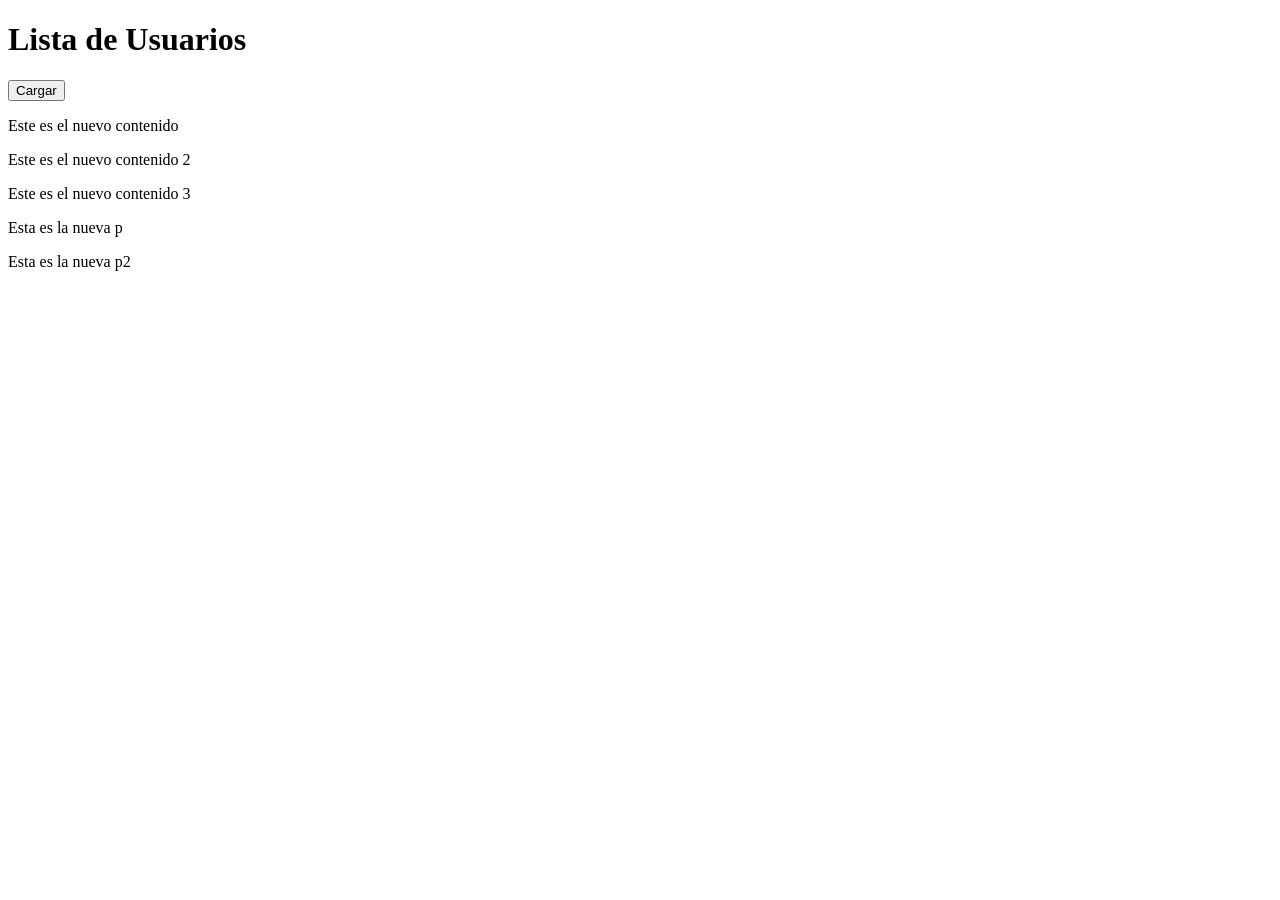
<file: Ejercicios/16102026/index.html>
<!DOCTYPE html>
<html lang="en">

<head>
    <meta charset="UTF-8">
    <meta name="viewport" content="width=device-width, initial-scale=1.0">
    <title>Document</title>
</head>

<body>
    <h1>Lista de Usuarios</h1>
    <ul id="lista-usuarios">
    </ul>
    <button id="bntcargar">Cargar</button>


    <div id="primerdiv">
        <p id="pid">Lorem ipsum dolor sit amet consectetur, adipisicing elit. Illum aspernatur sunt, omnis aliquam a
            neque sed eaque adipisci molestias at doloribus ullam! Eos, assumenda est voluptatem consequatur amet dolor
            delectus?</p>
        <p class="pclase">Lorem ipsum, dolor sit amet consectetur adipisicing elit. Quo dolor perferendis iusto vel
            natus atque aut at molestias eaque ad reiciendis, ex a cumque itaque maiores pariatur deleniti ipsam magnam!
        </p>
        <p>Lorem ipsum dolor sit amet consectetur adipisicing elit. Itaque deleniti iste corrupti aperiam, blanditiis
            incidunt et eius ex. Repudiandae expedita omnis fuga quod voluptas porro voluptatum nobis ea at natus.</p>
    </div>
    <script type="module" src="main.js"></script>
</body>

</html>
</file>
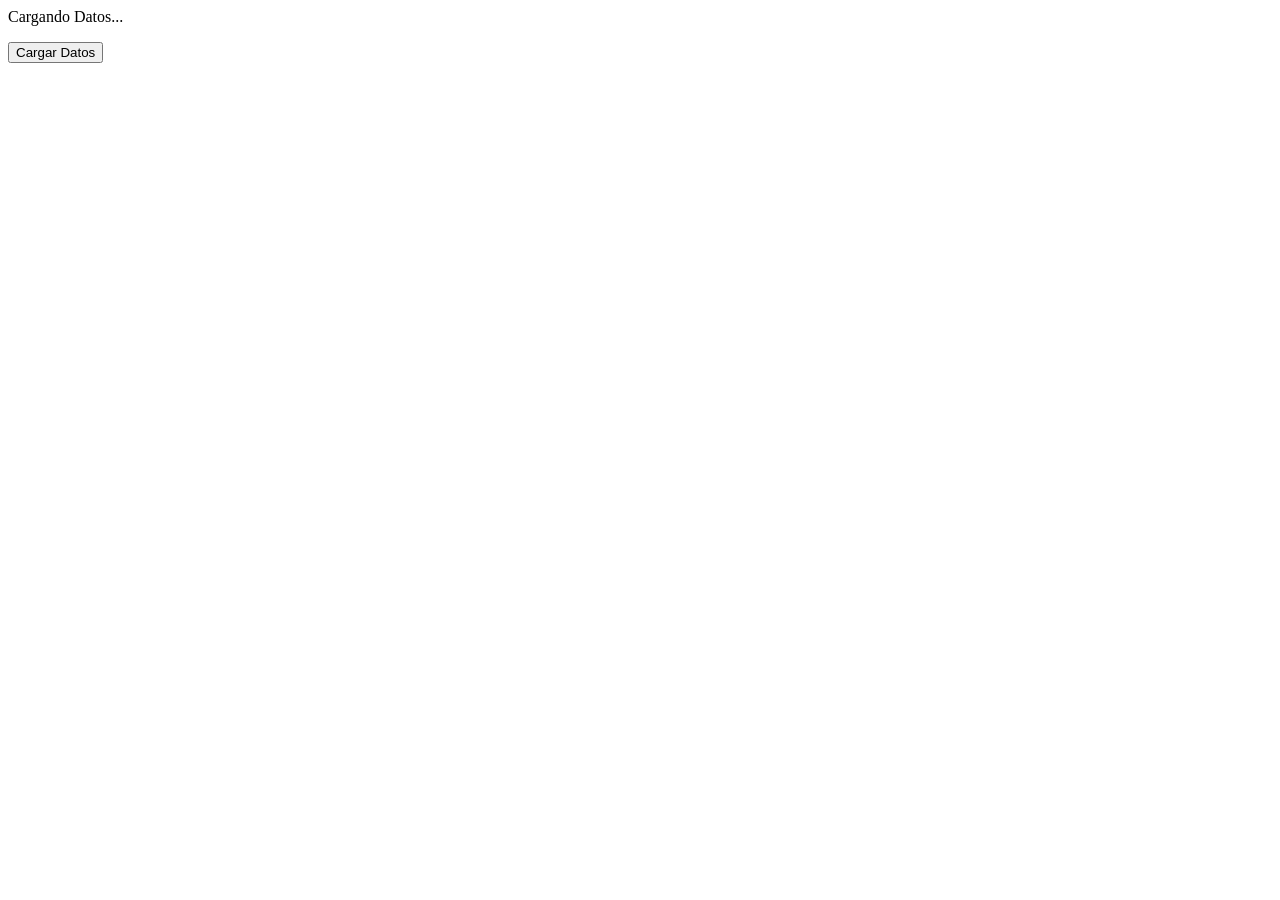
<file: Ejercicios/22102026/index.html>
<!DOCTYPE html>
<html lang="en">

<head>
    <meta charset="UTF-8">
    <meta name="viewport" content="width=device-width, initial-scale=1.0">
    <title>Document</title>
</head>

<body>

    <section id="sectionDatos">Cargando Datos...</section>

    <button id="btnCargar">Cargar Datos</button>

    <script type="module" src="main.js"></script>
</body>
</html>
</file>
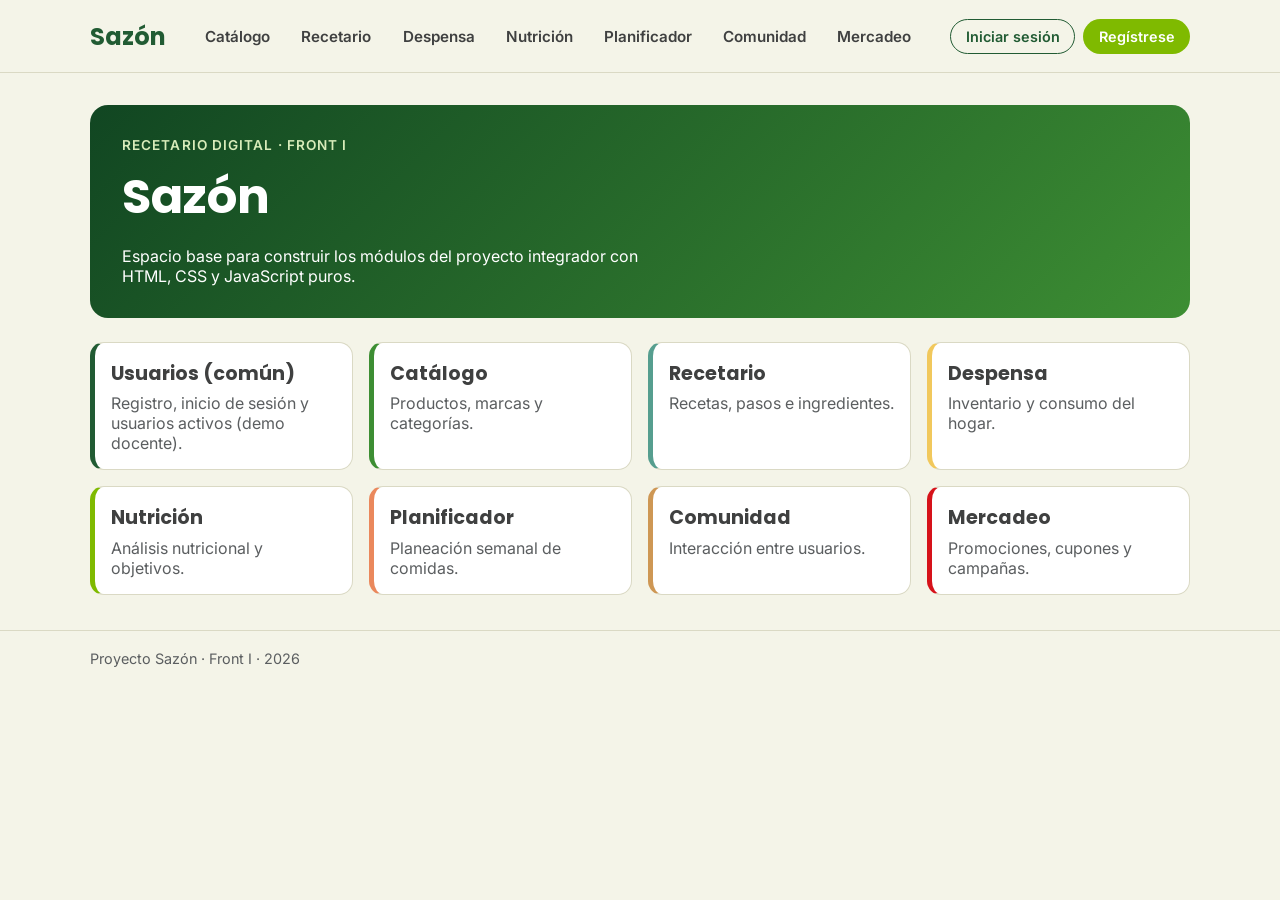
<file: Ejercicios/23102026/Repositorio-web-1-nutresa-noel-novaventa/index.html>
<!doctype html>
<html lang="es">
<head>
  <meta charset="utf-8">
  <meta name="viewport" content="width=device-width, initial-scale=1">
  <title>Sazón · Home</title>
  <link rel="stylesheet" href="assets/css/sazon.css">
</head>
<body>
  <header data-layout="header"></header>

  <main class="contenedor" id="contenido-principal">
    <section class="hero">
      <p class="hero-etiqueta">Recetario digital · Front I</p>
      <h1>Sazón</h1>
      <p class="hero-texto">
        Espacio base para construir los módulos del proyecto integrador con HTML, CSS y JavaScript puros.
      </p>
    </section>

    <section class="modulos-grid" aria-label="Acceso a módulos">
      <a class="tarjeta-modulo tarjeta-usuarios" href="modulos/usuarios/index.html">
        <h2>Usuarios (común)</h2>
        <p>Registro, inicio de sesión y usuarios activos (demo docente).</p>
      </a>
      <a class="tarjeta-modulo tarjeta-catalogo" href="modulos/catalogo/index.html">
        <h2>Catálogo</h2>
        <p>Productos, marcas y categorías.</p>
      </a>
      <a class="tarjeta-modulo tarjeta-recetario" href="modulos/recetario/index.html">
        <h2>Recetario</h2>
        <p>Recetas, pasos e ingredientes.</p>
      </a>
      <a class="tarjeta-modulo tarjeta-despensa" href="modulos/despensa/index.html">
        <h2>Despensa</h2>
        <p>Inventario y consumo del hogar.</p>
      </a>
      <a class="tarjeta-modulo tarjeta-nutricion" href="modulos/nutricion/index.html">
        <h2>Nutrición</h2>
        <p>Análisis nutricional y objetivos.</p>
      </a>
      <a class="tarjeta-modulo tarjeta-planificador" href="modulos/planificador/index.html">
        <h2>Planificador</h2>
        <p>Planeación semanal de comidas.</p>
      </a>
      <a class="tarjeta-modulo tarjeta-comunidad" href="modulos/comunidad/index.html">
        <h2>Comunidad</h2>
        <p>Interacción entre usuarios.</p>
      </a>
      <a class="tarjeta-modulo tarjeta-mercadeo" href="modulos/mercadeo/index.html">
        <h2>Mercadeo</h2>
        <p>Promociones, cupones y campañas.</p>
      </a>
    </section>
  </main>

  <footer data-layout="footer"></footer>

  <script src="services/api.config.js"></script>
  <script src="data/usuario.js"></script>
  <script src="data/productos.js"></script>
  <script src="data/recetas.js"></script>
  <script src="data/modulos.js"></script>
  <script src="assets/js/layout.js"></script>
</body>
</html>
</file>
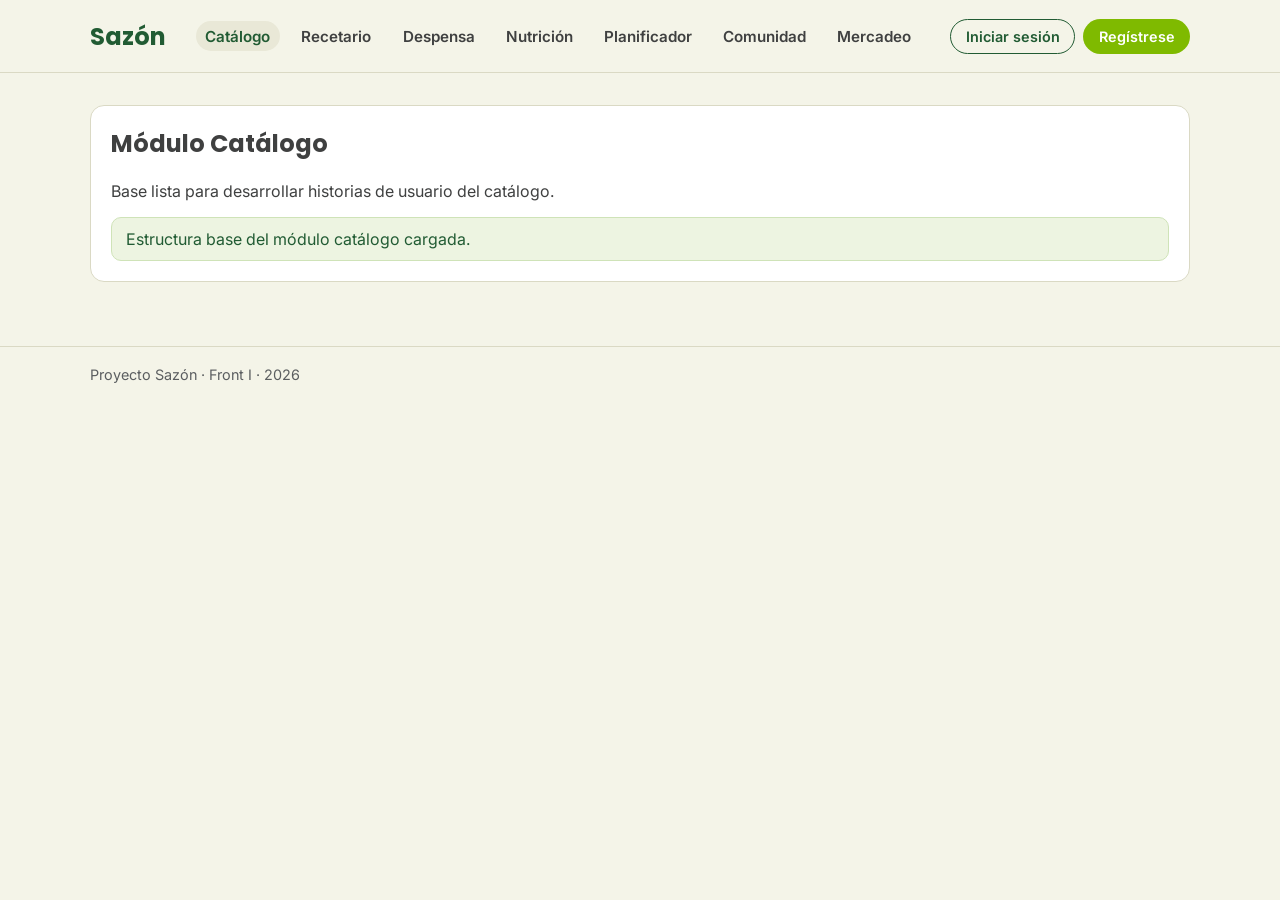
<file: Ejercicios/23102026/Repositorio-web-1-nutresa-noel-novaventa/modulos/catalogo/index.html>
<!doctype html>
<html lang="es">
<head>
  <meta charset="utf-8">
  <meta name="viewport" content="width=device-width, initial-scale=1">
  <title>Sazón · Catálogo</title>
  <link rel="stylesheet" href="../../assets/css/sazon.css">
</head>
<body>
  <header data-layout="header"></header>
  <main class="contenedor pagina-modulo">
    <section class="bloque-modulo">
      <h1>Módulo Catálogo</h1>
      <p>Base lista para desarrollar historias de usuario del catálogo.</p>
      <div id="catalogo-estado" class="mensaje-estado" role="status"></div>
    </section>
  </main>
  <footer data-layout="footer"></footer>
  <script src="../../services/api.config.js"></script>
  <script src="../../data/usuario.js"></script>
  <script src="../../data/productos.js"></script>
  <script src="../../data/recetas.js"></script>
  <script src="../../data/modulos.js"></script>
  <script src="../../assets/js/layout.js"></script>
  <script src="servicio.js"></script>
  <script src="index.js"></script>
</body>
</html>
</file>
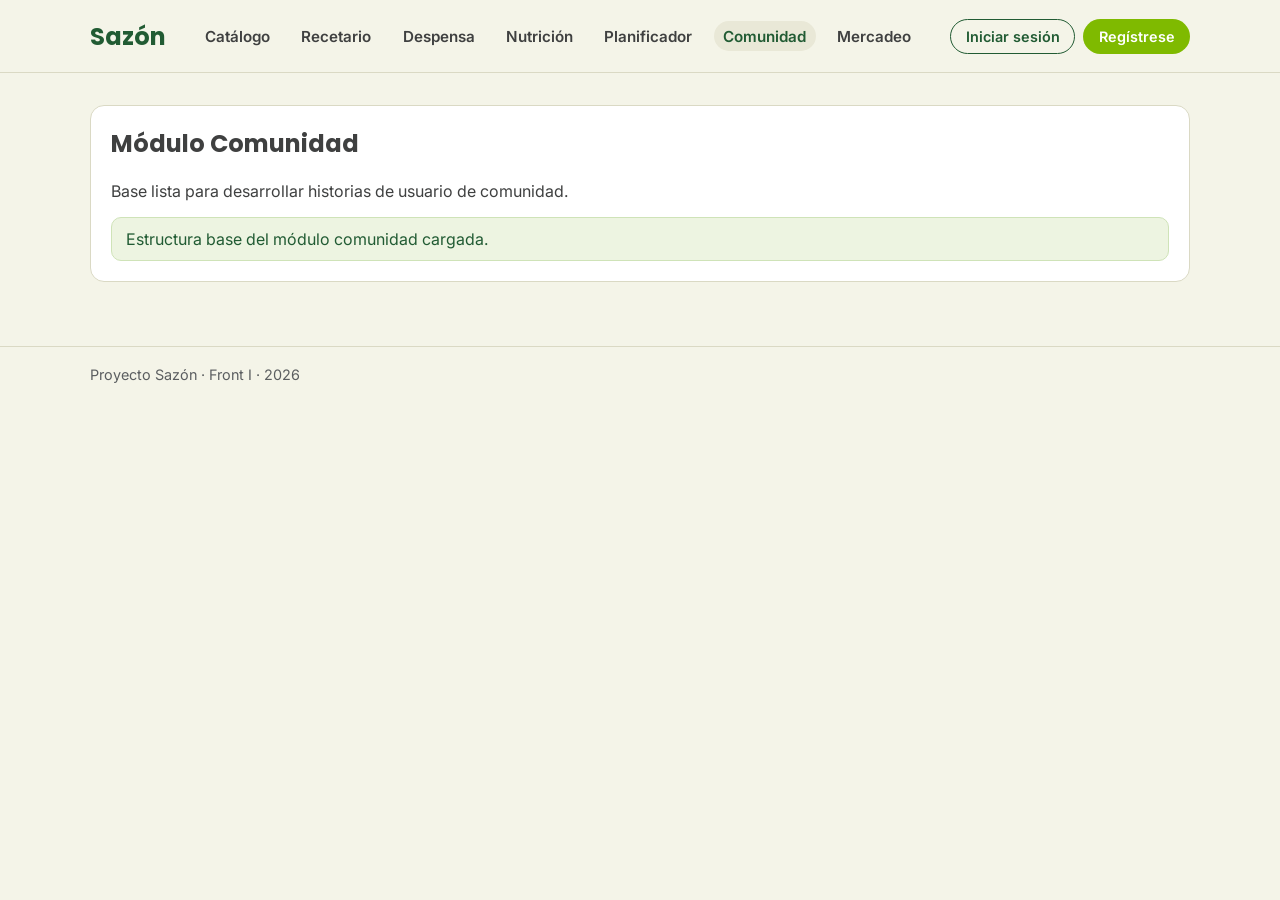
<file: Ejercicios/23102026/Repositorio-web-1-nutresa-noel-novaventa/modulos/comunidad/index.html>
<!doctype html>
<html lang="es">
<head>
  <meta charset="utf-8">
  <meta name="viewport" content="width=device-width, initial-scale=1">
  <title>Sazón · Comunidad</title>
  <link rel="stylesheet" href="../../assets/css/sazon.css">
</head>
<body>
  <header data-layout="header"></header>
  <main class="contenedor pagina-modulo">
    <section class="bloque-modulo">
      <h1>Módulo Comunidad</h1>
      <p>Base lista para desarrollar historias de usuario de comunidad.</p>
      <div id="comunidad-estado" class="mensaje-estado" role="status"></div>
    </section>
  </main>
  <footer data-layout="footer"></footer>
  <script src="../../services/api.config.js"></script>
  <script src="../../data/usuario.js"></script>
  <script src="../../data/productos.js"></script>
  <script src="../../data/recetas.js"></script>
  <script src="../../data/modulos.js"></script>
  <script src="../../assets/js/layout.js"></script>
  <script src="servicio.js"></script>
  <script src="index.js"></script>
</body>
</html>
</file>
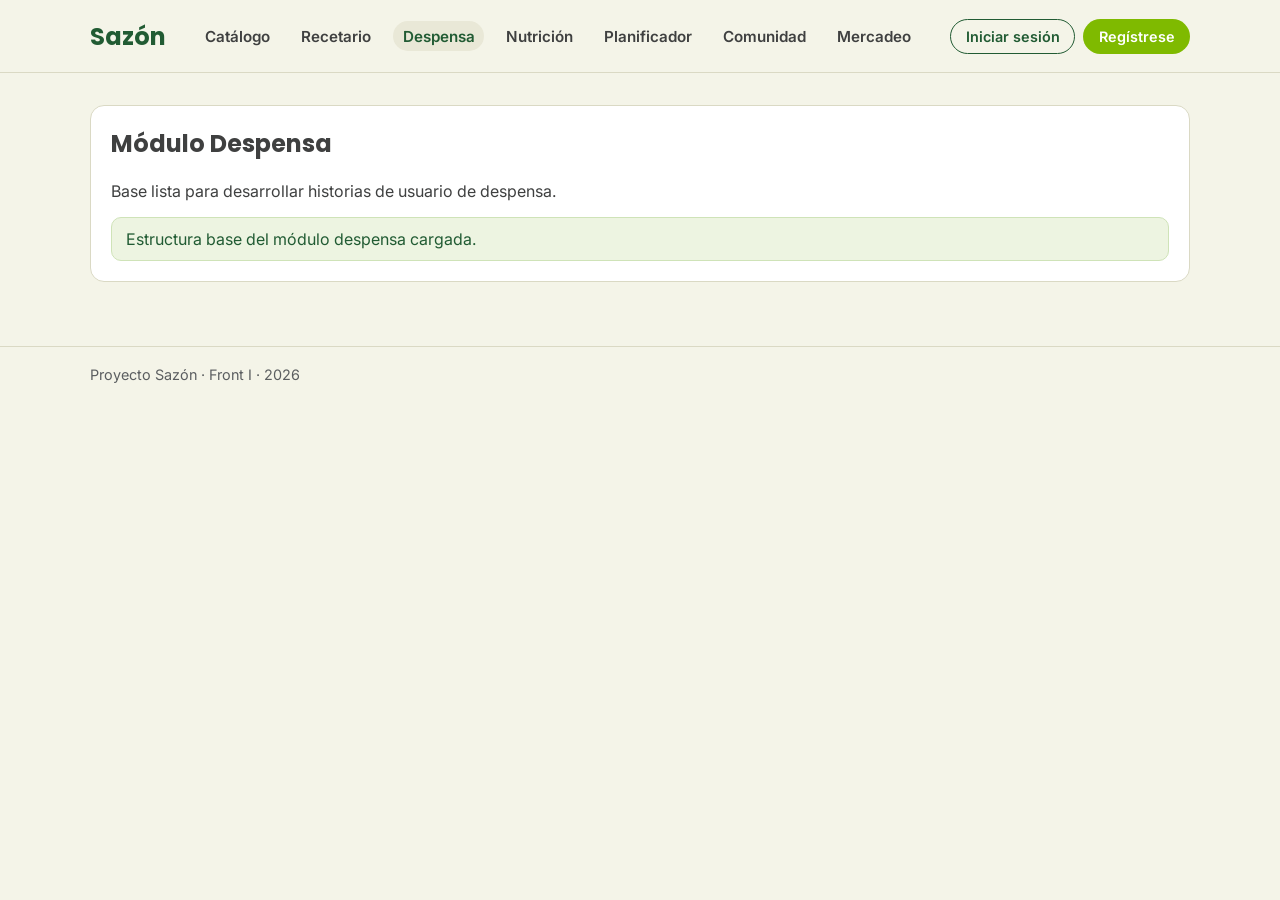
<file: Ejercicios/23102026/Repositorio-web-1-nutresa-noel-novaventa/modulos/despensa/index.html>
<!doctype html>
<html lang="es">
<head>
  <meta charset="utf-8">
  <meta name="viewport" content="width=device-width, initial-scale=1">
  <title>Sazón · Despensa</title>
  <link rel="stylesheet" href="../../assets/css/sazon.css">
</head>
<body>
  <header data-layout="header"></header>
  <main class="contenedor pagina-modulo">
    <section class="bloque-modulo">
      <h1>Módulo Despensa</h1>
      <p>Base lista para desarrollar historias de usuario de despensa.</p>
      <div id="despensa-estado" class="mensaje-estado" role="status"></div>
    </section>
  </main>
  <footer data-layout="footer"></footer>
  <script src="../../services/api.config.js"></script>
  <script src="../../data/usuario.js"></script>
  <script src="../../data/productos.js"></script>
  <script src="../../data/recetas.js"></script>
  <script src="../../data/modulos.js"></script>
  <script src="../../assets/js/layout.js"></script>
  <script src="servicio.js"></script>
  <script src="index.js"></script>
</body>
</html>
</file>
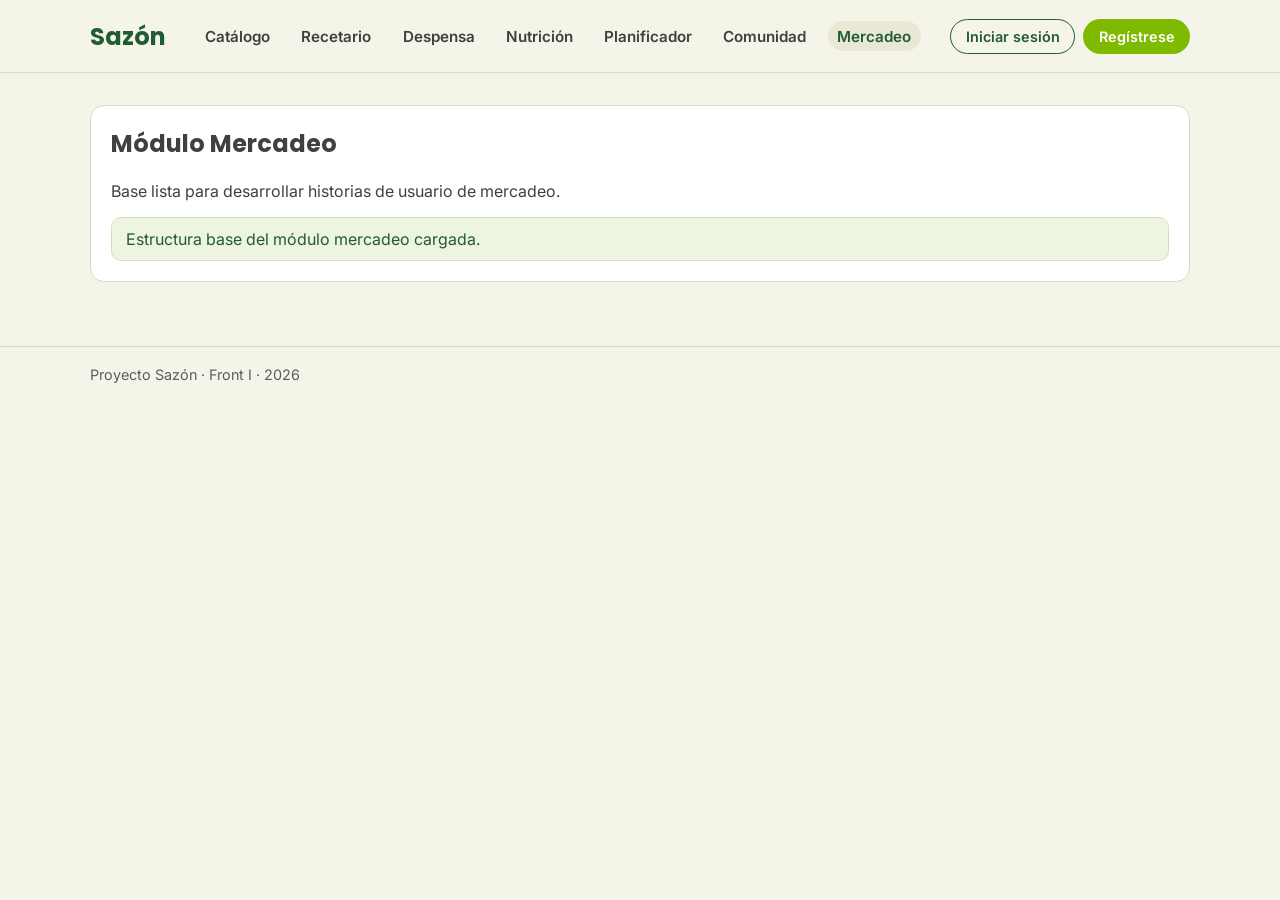
<file: Ejercicios/23102026/Repositorio-web-1-nutresa-noel-novaventa/modulos/mercadeo/index.html>
<!doctype html>
<html lang="es">
<head>
  <meta charset="utf-8">
  <meta name="viewport" content="width=device-width, initial-scale=1">
  <title>Sazón · Mercadeo</title>
  <link rel="stylesheet" href="../../assets/css/sazon.css">
</head>
<body>
  <header data-layout="header"></header>
  <main class="contenedor pagina-modulo">
    <section class="bloque-modulo">
      <h1>Módulo Mercadeo</h1>
      <p>Base lista para desarrollar historias de usuario de mercadeo.</p>
      <div id="mercadeo-estado" class="mensaje-estado" role="status"></div>
    </section>
  </main>
  <footer data-layout="footer"></footer>
  <script src="../../services/api.config.js"></script>
  <script src="../../data/usuario.js"></script>
  <script src="../../data/productos.js"></script>
  <script src="../../data/recetas.js"></script>
  <script src="../../data/modulos.js"></script>
  <script src="../../assets/js/layout.js"></script>
  <script src="servicio.js"></script>
  <script src="index.js"></script>
</body>
</html>
</file>
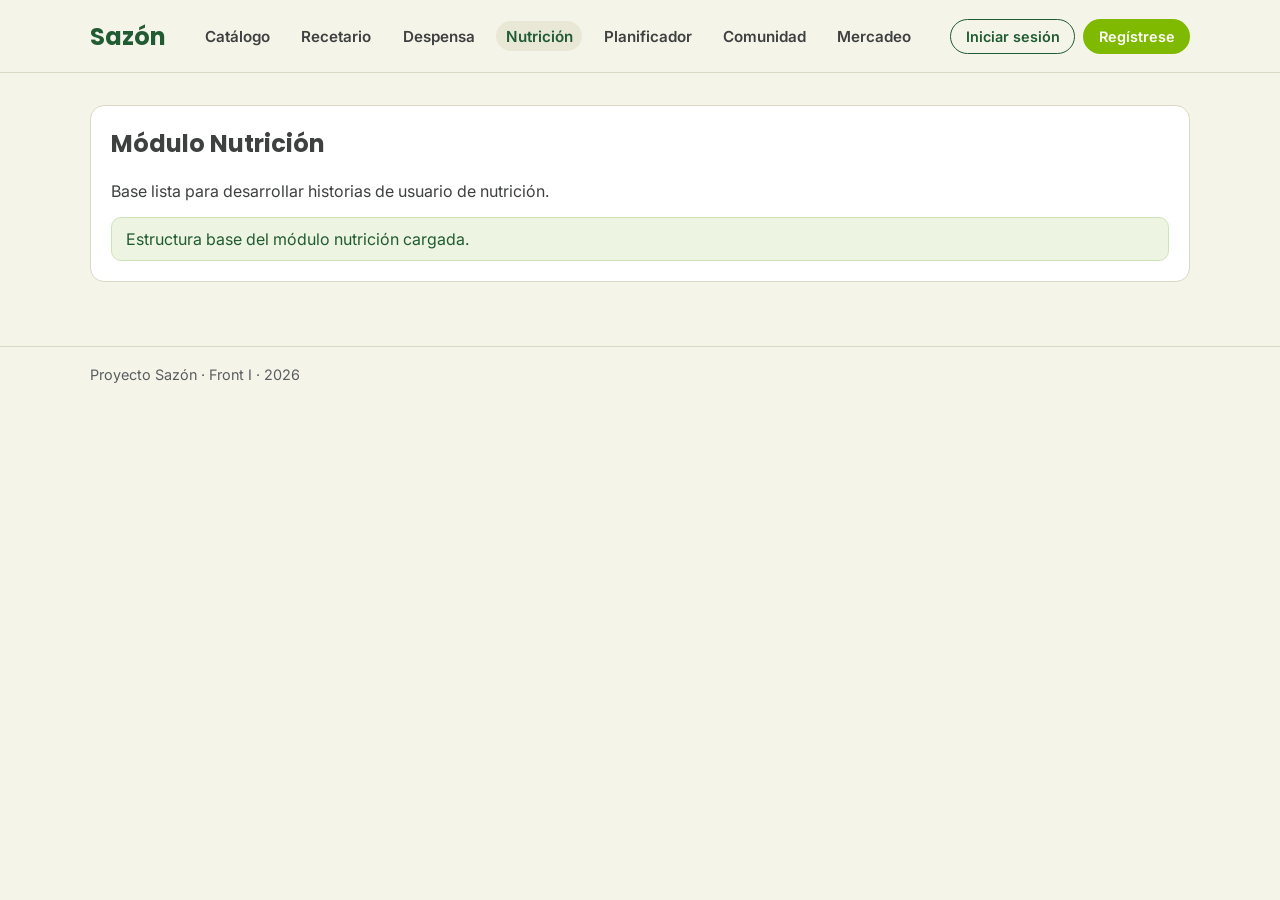
<file: Ejercicios/23102026/Repositorio-web-1-nutresa-noel-novaventa/modulos/nutricion/index.html>
<!doctype html>
<html lang="es">
<head>
  <meta charset="utf-8">
  <meta name="viewport" content="width=device-width, initial-scale=1">
  <title>Sazón · Nutrición</title>
  <link rel="stylesheet" href="../../assets/css/sazon.css">
</head>
<body>
  <header data-layout="header"></header>
  <main class="contenedor pagina-modulo">
    <section class="bloque-modulo">
      <h1>Módulo Nutrición</h1>
      <p>Base lista para desarrollar historias de usuario de nutrición.</p>
      <div id="nutricion-estado" class="mensaje-estado" role="status"></div>
    </section>
  </main>
  <footer data-layout="footer"></footer>
  <script src="../../services/api.config.js"></script>
  <script src="../../data/usuario.js"></script>
  <script src="../../data/productos.js"></script>
  <script src="../../data/recetas.js"></script>
  <script src="../../data/modulos.js"></script>
  <script src="../../assets/js/layout.js"></script>
  <script src="servicio.js"></script>
  <script src="index.js"></script>
</body>
</html>
</file>
<file: Ejercicios/23102026/Repositorio-web-1-nutresa-noel-novaventa/assets/css/sazon.css>
@import url("https://fonts.googleapis.com/css2?family=Poppins:wght@400;500;600;700&family=Inter:wght@400;500;600;700&display=swap");

:root {
  --verde-noche: #114622;
  --verde-hondo: #215b33;
  --verde: #3d8e33;
  --hoja: #7fba00;
  --teal: #569e8f;
  --rojo: #d6121a;
  --tinta: #2a1605;
  --texto: #3f4040;
  --gris: #989898;
  --crema: #f4f4e8;
  --crema-2: #e9e8d7;
  --card: #ffffff;
  --linea: #dad9c4;
}

*,
*::before,
*::after {
  box-sizing: border-box;
}

body {
  margin: 0;
  font-family: "Inter", sans-serif;
  color: var(--texto);
  background: var(--crema);
}

a {
  color: inherit;
}

.contenedor {
  width: min(1100px, 92%);
  margin: 0 auto;
}

.topbar {
  border-bottom: 1px solid var(--linea);
  background: var(--crema);
}

.topbar-interno {
  min-height: 72px;
  display: flex;
  align-items: center;
  justify-content: space-between;
  gap: 1rem;
}

.marca {
  font-family: "Poppins", sans-serif;
  font-size: 1.5rem;
  font-weight: 700;
  color: var(--verde-hondo);
  text-decoration: none;
}

.navegacion {
  display: flex;
  flex-wrap: wrap;
  gap: 0.75rem;
}

.navegacion a {
  text-decoration: none;
  font-weight: 600;
  font-size: 0.95rem;
  padding: 0.35rem 0.6rem;
  border-radius: 999px;
}

.navegacion a:hover,
.navegacion a.activo {
  background: var(--crema-2);
  color: var(--verde-hondo);
}

.acciones {
  display: flex;
  gap: 0.5rem;
}

.btn {
  border: 1px solid transparent;
  border-radius: 999px;
  padding: 0.5rem 0.9rem;
  font-size: 0.9rem;
  font-weight: 600;
  text-decoration: none;
}

.btn-primario {
  background: var(--hoja);
  color: #fff;
}

.btn-secundario {
  border-color: var(--verde-hondo);
  color: var(--verde-hondo);
  background: transparent;
}

.hero {
  margin: 2rem 0 1.5rem;
  padding: 2rem;
  border-radius: 18px;
  color: #fff;
  background: linear-gradient(135deg, var(--verde-noche), var(--verde));
}

.hero-etiqueta {
  margin: 0 0 0.5rem;
  font-weight: 600;
  font-size: 0.85rem;
  color: #d8ecba;
  text-transform: uppercase;
  letter-spacing: 0.08em;
}

.hero h1 {
  margin: 0;
  font-family: "Poppins", sans-serif;
  font-size: clamp(2rem, 4vw, 3rem);
}

.hero-texto {
  margin: 0.8rem 0 0;
  max-width: 55ch;
}

.modulos-grid {
  display: grid;
  grid-template-columns: repeat(auto-fit, minmax(220px, 1fr));
  gap: 1rem;
  margin-bottom: 2.2rem;
}

.tarjeta-modulo {
  display: block;
  background: var(--card);
  border: 1px solid var(--linea);
  border-left: 5px solid var(--verde);
  border-radius: 14px;
  padding: 1rem;
  text-decoration: none;
  transition: transform 0.15s ease, box-shadow 0.15s ease;
}

.tarjeta-modulo:hover {
  transform: translateY(-3px);
  box-shadow: 0 12px 24px rgba(17, 70, 34, 0.12);
}

.tarjeta-modulo h2 {
  margin: 0 0 0.35rem;
  font-family: "Poppins", sans-serif;
  font-size: 1.2rem;
}

.tarjeta-modulo p {
  margin: 0;
  color: #5b5e60;
}

.tarjeta-catalogo {
  border-left-color: #3d8e33;
}

.tarjeta-usuarios {
  border-left-color: #215b33;
}

.tarjeta-recetario {
  border-left-color: #569e8f;
}

.tarjeta-despensa {
  border-left-color: #f1c85c;
}

.tarjeta-nutricion {
  border-left-color: #7fba00;
}

.tarjeta-planificador {
  border-left-color: #ea885c;
}

.tarjeta-comunidad {
  border-left-color: #ce9754;
}

.tarjeta-mercadeo {
  border-left-color: #d6121a;
}

.pagina-modulo {
  padding: 2rem 0;
}

.bloque-modulo {
  background: #fff;
  border: 1px solid var(--linea);
  border-radius: 14px;
  padding: 1.25rem;
}

.bloque-modulo h1 {
  margin-top: 0;
  font-family: "Poppins", sans-serif;
}

.mensaje-estado {
  margin-top: 1rem;
  padding: 0.7rem 0.9rem;
  border: 1px solid #cfe3b8;
  border-radius: 10px;
  background: #edf4e1;
  color: var(--verde-hondo);
}

.site-footer {
  margin-top: 2rem;
  padding: 1.2rem 0;
  border-top: 1px solid var(--linea);
  font-size: 0.9rem;
  color: #5b5e60;
}

@media (max-width: 900px) {
  .topbar-interno {
    align-items: flex-start;
    flex-direction: column;
    padding: 0.8rem 0;
  }
}
</file>
